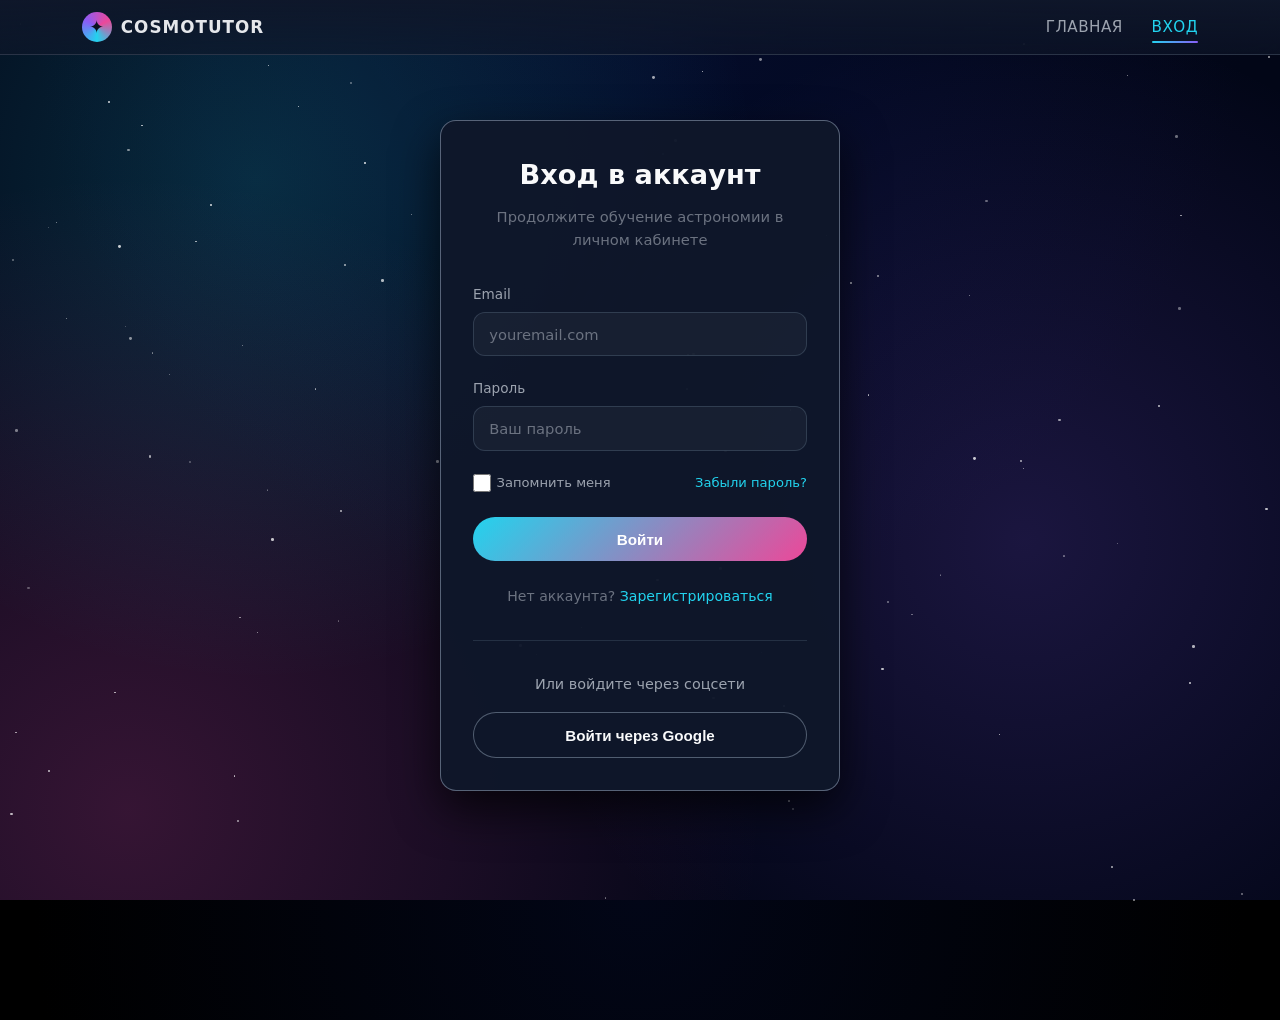
<file: login.html>
<!DOCTYPE html>
<html lang="ru">
<head>
    <meta charset="UTF-8">
    <meta name="viewport" content="width=device-width, initial-scale=1.0">
    <title>Вход в личный кабинет CosmoTutor — онлайн-уроки астрономии</title>
    <link rel="stylesheet" href="styles.css">
</head>
<body class="page-login">
    <nav class="navbar">
        <div class="container">
            <div class="nav-wrapper">
                <div class="logo">
                    <span class="logo-icon">✦</span>
                    <span class="logo-text">CosmoTutor</span>
                </div>
                <ul class="nav-menu">
                    <li><a href="index.html" class="nav-link">Главная</a></li>
                    <li><a href="login.html" class="nav-link active">Вход</a></li>
                    
                </ul>
                <div class="hamburger">
                    <span></span>
                    <span></span>
                    <span></span>
                    <span></span>
                </div>
            </div>
        </div>
    </nav>

    <div class="stars-container"></div>

    <div class="form-container">
        <h2>Вход в аккаунт</h2>
        <p class="form-subtitle">Продолжите обучение астрономии в личном кабинете</p>

        <form id="loginForm">
            <div class="form-group">
                <label for="email">Email</label>
                <input type="email" id="email" placeholder="youremail.com" required>
            </div>

            <div class="form-group">
                <label for="password">Пароль</label>
                <input type="password" id="password" placeholder="Ваш пароль" required>
            </div>

            <div class="form-row-inline login-options">
                <label class="checkbox checkbox-remember">
                    <input type="checkbox">
                    <span>Запомнить меня</span>
                </label>
                <a href="#" class="link-forgot">Забыли пароль?</a>
            </div>

            <button type="submit" class="btn btn-primary btn-full">Войти</button>

            <div class="form-link">
                Нет аккаунта? <a href="register.html">Зарегистрироваться</a>
            </div>
        </form>

        <div class="form-social-section">
            <p class="form-social-text">Или войдите через соцсети</p>
            <button type="button" class="btn btn-secondary btn-full social-btn">Войти через Google</button>
        </div>
    </div>

    <script src="script.js"></script>
</body>
</html>
</file>
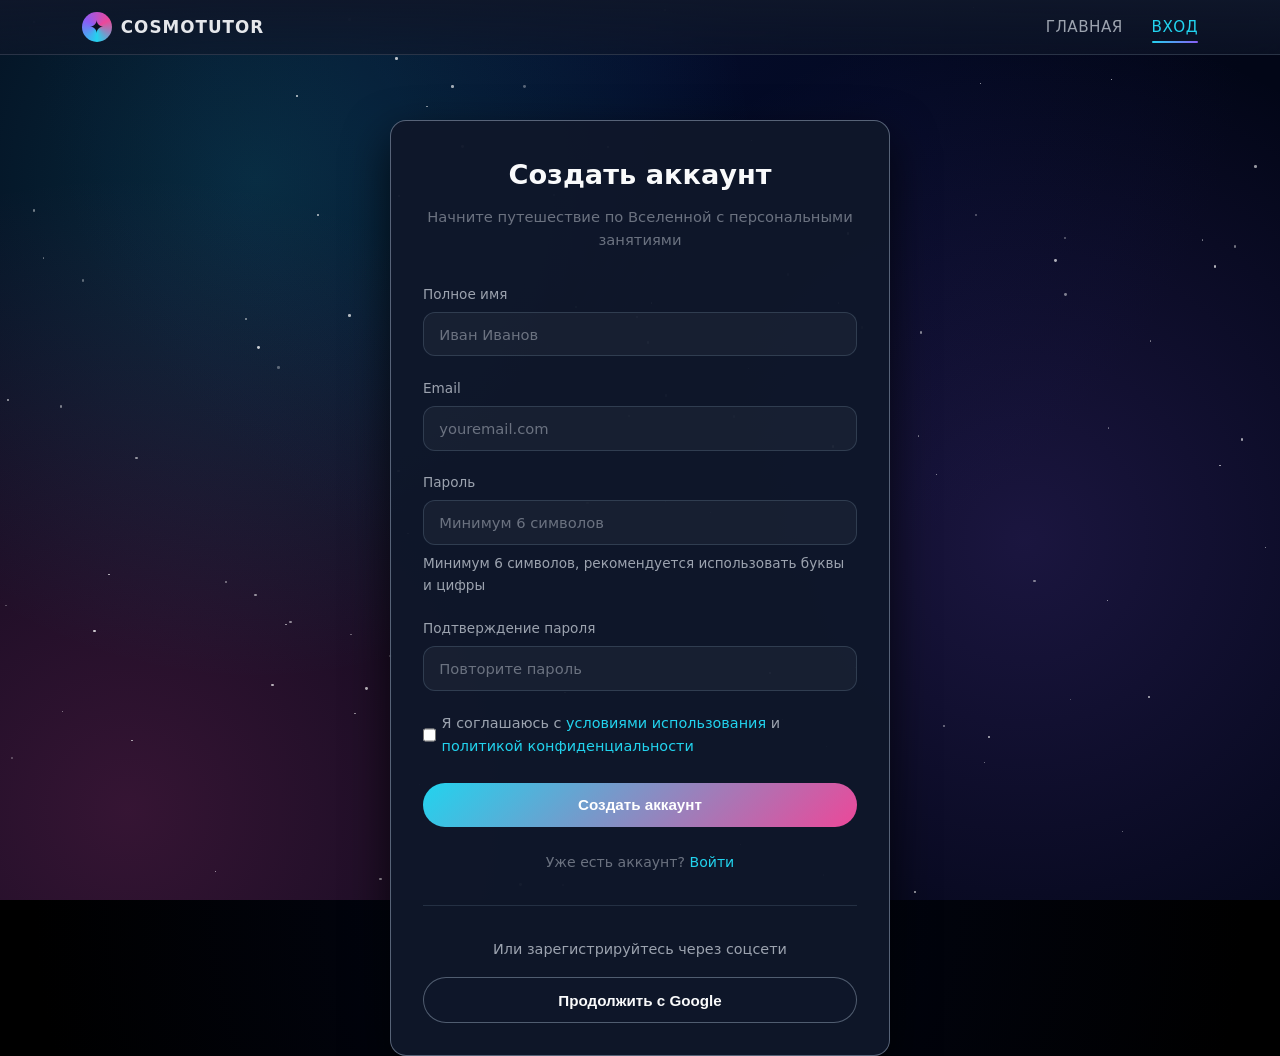
<file: register.html>
<!DOCTYPE html>
<html lang="ru">
<head>
    <meta charset="UTF-8">
    <meta name="viewport" content="width=device-width, initial-scale=1.0">
    <title>1</title>
    <link rel="stylesheet" href="styles.css">
</head>
<body class="page-register">
    <nav class="navbar">
        <div class="container">
            <div class="nav-wrapper">
                <div class="logo">
                    <span class="logo-icon">✦</span>
                    <span class="logo-text">CosmoTutor</span>
                </div>
                <ul class="nav-menu">
                    <li><a href="index.html" class="nav-link">Главная</a></li>
                    <li><a href="login.html" class="nav-link">Вход</a></li>
                    
                </ul>
                <div class="hamburger">
                    <span></span>
                    <span></span>
                    <span></span>
                    <span></span>
                </div>
            </div>
        </div>
    </nav>

    <div class="stars-container"></div>

    <div class="form-container form-container-wide">
        <h2>Создать аккаунт</h2>
        <p class="form-subtitle">Начните путешествие по Вселенной с персональными занятиями</p>

        <form id="registerForm">
            <div class="form-group">
                <label for="fullname">Полное имя</label>
                <input type="text" id="fullname" placeholder="Иван Иванов" required>
            </div>

            <div class="form-group">
                <label for="reg-email">Email</label>
                <input type="email" id="reg-email" placeholder="youremail.com" required>
            </div>

            <div class="form-group">
                <label for="reg-password">Пароль</label>
                <input type="password" id="reg-password" placeholder="Минимум 6 символов" required>
                <small class="password-hint">Минимум 6 символов, рекомендуется использовать буквы и цифры</small>
            </div>

            <div class="form-group">
                <label for="confirm-password">Подтверждение пароля</label>
                <input type="password" id="confirm-password" placeholder="Повторите пароль" required>
            </div>

            <div class="form-row-inline terms-row">
                <label class="checkbox checkbox-terms">
                    <input type="checkbox" required>
                    <span class="terms-text">
                        Я соглашаюсь с
                        <a href="#" class="terms-link">условиями использования</a> и
                        <a href="#" class="terms-link">политикой конфиденциальности</a>
                    </span>
                </label>
            </div>

            <button type="submit" class="btn btn-primary btn-full">Создать аккаунт</button>

            <div class="form-link">
                Уже есть аккаунт? <a href="login.html">Войти</a>
            </div>
        </form>

        <div class="form-social-section">
            <p class="form-social-text">Или зарегистрируйтесь через соцсети</p>
            <button type="button" class="btn btn-secondary btn-full social-btn">Продолжить с Google</button>
        </div>
    </div>

    <script src="script.js"></script>
</body>
</html>
</file>
<file: styles.css>
:root {
    --bg-main: #050510;
    --text-main: #f9fafb;
    --text-muted: #9ca3af;
    --accent: #22d3ee;
}

*, *::before, *::after {
    margin: 0;
    padding: 0;
    box-sizing: border-box;
}

html, body {
    height: 100%;
}

body {
    font-family: system-ui, -apple-system, BlinkMacSystemFont, "Segoe UI", sans-serif;
    background: radial-gradient(circle at top, #0b1120 0, #020617 45%, #000 100%);
    color: var(--text-main);
    line-height: 1.6;
    overflow-x: hidden;
    position: relative;
}

.container {
    max-width: 1180px;
    margin: 0 auto;
    padding: 0 1.5rem;
}
.stars-container {
    position: fixed;
    inset: 0;
    pointer-events: none;
    z-index: -1;
    background:
        radial-gradient(circle at 20% 20%, rgba(34, 211, 238, 0.18) 0, transparent 40%),
        radial-gradient(circle at 80% 60%, rgba(139, 92, 246, 0.18) 0, transparent 45%),
        radial-gradient(circle at 10% 90%, rgba(236, 72, 153, 0.22) 0, transparent 45%),
        #020617;
    mix-blend-mode: screen;
}

.navbar {
    position: fixed;
    inset-inline: 0;
    top: 0;
    z-index: 40;
    background: linear-gradient(to bottom, rgba(15, 23, 42, 0.96), rgba(15, 23, 42, 0.6));
    backdrop-filter: blur(16px);
    border-bottom: 1px solid rgba(148, 163, 184, 0.2);
}

.nav-wrapper {
    display: flex;
    align-items: center;
    justify-content: space-between;
    padding-block: 0.75rem;
}

.logo {
    display: flex;
    align-items: center;
    gap: 0.55rem;
    font-weight: 700;
    letter-spacing: 0.06em;
    text-transform: uppercase;
    font-size: 1.05rem;
}

.logo-icon {
    width: 30px;
    height: 30px;
    border-radius: 999px;
    background: conic-gradient(from 180deg, #22d3ee, #8b5cf6, #ec4899, #22d3ee);
    display: flex;
    align-items: center;
    justify-content: center;
    color: #0b1120;
    font-size: 1.1rem;
    
}

.logo-text {
    color: #e5e7eb;
}

.nav-menu {
    list-style: none;
    display: flex;
    gap: 1.8rem;
    align-items: center;
}

.nav-link {
    position: relative;
    color: #9ca3af;
    text-decoration: none;
    font-size: 0.95rem;
    letter-spacing: 0.03em;
    text-transform: uppercase;
    transition: color 0.25s ease;
}

.nav-link::after {
    content: "";
    position: absolute;
    left: 0;
    bottom: -0.45rem;
    width: 0;
    height: 2px;
    border-radius: 999px;
    background: linear-gradient(135deg, #22d3ee, #8b5cf6);
    transition: width 0.25s ease;
}

.nav-link:hover {
    color: var(--text-main);
}

.nav-link:hover::after,
.nav-link.active::after {
    width: 100%;
}

.nav-link.active {
    color: var(--accent);
}

.hamburger {
    display: none;
    flex-direction: column;
    width: 30px;
    height: 21px;
    background: transparent;
    border: none;
    cursor: pointer;
    padding: 0;
    position: relative;
    z-index: 100;
}

.hamburger span {
    display: block;
    height: 3px;
    width: 100%;
    background: var(--text-main);
    border-radius: 3px;
    transition: all 0.3s ease;
    position: relative;
}

.hamburger span:nth-child(1) { top: 0; }
.hamburger span:nth-child(2) { top: 6px; }
.hamburger span:nth-child(3) { top: 12px; }
.hamburger span:nth-child(4) { top: 18px; }

.hamburger.active span:nth-child(1),
.hamburger.active span:nth-child(4) {
    opacity: 0;
}

.hamburger.active span:nth-child(2) {
    transform: rotate(45deg);
    top: 9px;
}

.hamburger.active span:nth-child(3) {
    transform: rotate(-45deg);
    top: 9px;
}

.btn {
    display: inline-flex;
    align-items: center;
    justify-content: center;
    padding: 0.85rem 1.6rem;
    border-radius: 999px;
    border: none;
    text-decoration: none;
    font-weight: 600;
    font-size: 0.95rem;
    cursor: pointer;
    transition:
        transform 0.2s ease,
        box-shadow 0.25s ease,
        background 0.25s ease,
        color 0.25s ease;
    position: relative;
    overflow: hidden;
}

.btn-primary {
    background-image: linear-gradient(135deg, #22d3ee, #ec4899);
    color: #ffffff;
    
}

.btn-primary:hover {
    transform: translateY(-1px);
    
}

.btn-secondary {
    background: rgba(15, 23, 42, 0.9);
    border: 1px solid rgba(148, 163, 184, 0.5);
    color: var(--text-main);
}

.btn-secondary:hover {
    background: rgba(15, 23, 42, 1);
    border-color: var(--accent);
    box-shadow: 0 18px 45px rgba(15, 23, 42, 0.7);
    transform: translateY(-1px);
}

.btn-full {
    width: 100%;
}

.btn-large {
    padding: 1.2rem 2rem;
    font-size: 1.1rem;
}

.btn-small {
    padding: 0.5rem 1rem;
    font-size: 0.85rem;
}

.hero {
    min-height: 100vh;
    display: flex;
    align-items: center;
    padding-top: 5.5rem;
    padding-bottom: 4rem;
}

.hero-content {
    display: grid;
    grid-template-columns: 1fr;
    gap: 3.5rem;
    align-items: center;
}

.hero-kicker {
    font-size: 0.8rem;
    text-transform: uppercase;
    letter-spacing: 0.2em;
    color: var(--accent);
    margin-bottom: 0.9rem;
}

.hero-title {
    font-size: 2.5rem;
    font-weight: 700;
    line-height: 1.2;
    margin-bottom: 1.3rem;
}

.gradient-text {
    background-image: linear-gradient(135deg, #22d3ee, #8b5cf6);
    -webkit-background-clip: text;
    background-clip: text;
    -webkit-text-fill-color: transparent;
}

.hero-subtitle {
    font-size: 1rem;
    color: #6b7280;
    max-width: 100%;
    margin-bottom: 1.9rem;
}

.hero-buttons {
    display: flex;
    gap: 1rem;
    flex-wrap: wrap;
}

.hero-visual {
    position: relative;
    height: 280px;
    border-radius: 20px;
    background:
        radial-gradient(circle at 0 0, rgba(34, 211, 238, 0.3), transparent 55%),
        radial-gradient(circle at 100% 100%, rgba(139, 92, 246, 0.36), transparent 55%),
        rgba(15, 23, 42, 0.98);
    overflow: hidden;
    border: 1px solid rgba(148, 163, 184, 0.35);
    box-shadow: 0 18px 45px rgba(0, 0, 0, 0.7);
    order: -1;
}




section {
    padding: 3rem 0;
}

.section-title {
    font-size: 1.7rem;
    font-weight: 700;
    text-align: center;
    margin-bottom: 2.4rem;
}

.section-title span {
    background-image: linear-gradient(135deg, #22d3ee, #8b5cf6);
    -webkit-background-clip: text;
    background-clip: text;
    -webkit-text-fill-color: transparent;
}


.courses-grid {
    display: grid;
    grid-template-columns: 1fr;
    gap: 1.8rem;
}

.course-card {
    position: relative;
    background: linear-gradient(145deg, rgba(15, 23, 42, 0.98), rgba(2, 6, 23, 0.98));
    border-radius: 18px;
    padding: 1.6rem 1.6rem 1.7rem;
    border: 1px solid rgba(31, 41, 55, 0.98);
    box-shadow: 0 18px 45px rgba(0, 0, 0, 0.65);
    overflow: hidden;
    transition:
        transform 0.25s ease,
        box-shadow 0.25s ease,
        border-color 0.25s ease;
}

.course-card:hover {
    transform: translateY(-4px);
    box-shadow: 0 24px 60px rgba(15, 23, 42, 0.95);
}

.card-glow {
    position: absolute;
    inset: -40%;
    background:
        radial-gradient(circle at 0 0, rgba(34, 211, 238, 0.12), transparent 55%),
        radial-gradient(circle at 100% 100%, rgba(236, 72, 153, 0.14), transparent 55%);
    opacity: 0.2;
    pointer-events: none;
}

.course-icon {
    font-size: 2.3rem;
    margin-bottom: 1rem;
    position: relative;
    z-index: 1;
}

.course-card h3 {
    font-size: 1.1rem;
    margin-bottom: 0.6rem;
    position: relative;
    z-index: 1;
}

.course-card p {
    font-size: 0.9rem;
    color: #6b7280;
    margin-bottom: 1rem;
    position: relative;
    z-index: 1;
}

.course-list {
    list-style: none;
    margin-bottom: 1.4rem;
    font-size: 0.9rem;
    color: #9ca3af;
    position: relative;
    z-index: 1;
}

.course-list li + li {
    margin-top: 0.3rem;
}

.featured {
    border-color: var(--accent);
}

.featured-badge {
    position: absolute;
    top: 1.3rem;
    right: 1.5rem;
    z-index: 2;
    background: rgba(8, 47, 73, 0.95);
    border-radius: 999px;
    padding: 0.35rem 0.8rem;
    font-size: 0.75rem;
    text-transform: uppercase;
    letter-spacing: 0.12em;
    color: #e0f2fe;
}

.features {
    padding-top: 1rem;
}

.features-grid {
    display: grid;
    grid-template-columns: 1fr;
    gap: 1.7rem;
}

.feature-box {
    text-align: left;
    background: rgba(15, 23, 42, 0.92);
    border-radius: 12px;
    border: 1px solid rgba(31, 41, 55, 0.95);
    padding: 1.4rem 1.5rem;
    transition:
        transform 0.2s ease,
        border-color 0.2s ease,
        box-shadow 0.2s ease;
}

.feature-box:hover {
    transform: translateY(-3px);
    
    box-shadow: 0 18px 45px rgba(15, 23, 42, 0.9);
}

.feature-icon {
    font-size: 1.9rem;
    margin-bottom: 0.8rem;
}

.hero-text-with-photo {
    display: grid;
    grid-template-columns: 1fr;
    gap: 2rem;
    align-items: center;
}

.techer-photo {
    position: relative;
    width: 100%;
    max-width: 300px;
    height: 300px;
    margin: 0 auto;
}

.photo-image {
    width: 100%;
    height: 100%;
    object-fit: cover;
    border-radius: 20px;
    position: relative;
    z-index: 2;
    border: 2px solid rgba(34, 211, 238, 0.3);
    box-shadow: 0 20px 40px rgba(0, 0, 0, 0.5);
}

.photo-frame {
    position: absolute;
    top: -10px;
    left: -10px;
    right: -10px;
    bottom: -10px;
    border: 2px solid transparent;
    border-radius: 25px;
    background: linear-gradient(135deg, #22d3ee, #8b5cf6, #ec4899);
    z-index: 1;
    opacity: 0;
}

.page-login,
.page-register {
    background: radial-gradient(circle at top, #020617 0, #000 55%);
}

.form-container {
    max-width: 400px;
    margin: 120px auto 2rem;
    background: rgba(15, 23, 42, 0.96);
    border-radius: 16px;
    border: 1px solid rgba(148, 163, 184, 0.55);
    padding: 2rem;
    position: relative;
    box-shadow: 0 18px 45px rgba(0, 0, 0, 0.7);
}

.form-container-wide {
    max-width: 500px;
}

.form-container h2 {
    text-align: center;
    margin-bottom: 0.5rem;
    font-size: 1.7rem;
}

.form-subtitle {
    text-align: center;
    font-size: 0.92rem;
    color: #6b7280;
    margin-bottom: 2rem;
}

.form-group {
    margin-bottom: 1.35rem;
}

.form-group label {
    display: block;
    margin-bottom: 0.4rem;
    font-size: 0.85rem;
    color: #9ca3af;
}

.form-group input,
.form-group select,
.form-group textarea {
    width: 100%;
    padding: 0.8rem 0.95rem;
    border-radius: 12px;
    border: 1px solid rgba(51, 65, 85, 0.9);
    background-color: rgba(255, 255, 255, 0.04);
    color: var(--text-main);
    font-size: 0.92rem;
    transition:
        border-color 0.25s ease,
        box-shadow 0.25s ease,
        background 0.25s ease;
    font-family: inherit;
}

.form-group input::placeholder,
.form-group textarea::placeholder {
    color: #6b7280;
}

.form-group input:focus,
.form-group select:focus,
.form-group textarea:focus {
    outline: none;
    box-shadow: 0 0 0 1px rgba(34, 211, 238, 0.65);
    background: rgba(15, 23, 42, 0.9);
}

.form-group textarea {
    resize: vertical;
    min-height: 120px;
}

.password-hint {
    color: var(--text-muted);
    font-size: 0.85rem;
    display: block;
    margin-top: 0.5rem;
}

.form-row-inline {
    display: flex;
    align-items: center;
    justify-content: space-between;
    gap: 0.6rem;
    margin-bottom: 1.3rem;
    font-size: 0.82rem;
    color: #9ca3af;
    flex-wrap: wrap;
}

.checkbox {
    display: inline-flex;
    align-items: center;
    gap: 0.35rem;
}

.checkbox input {
    width: 18px;
    height: 18px;
    accent-color: var(--accent);
    cursor: pointer;
}

.checkbox span {
    margin: 0;
}

.link-forgot {
    color: var(--accent);
    text-decoration: none;
}

.link-forgot:hover {
    text-decoration: underline;
}

.login-options {
    margin-bottom: 1.5rem;
    position: relative;
    z-index: 1;
}

.terms-row {
    margin-bottom: 1.5rem;
    position: relative;
    z-index: 1;
    font-size: 0.9rem;
}

.terms-text {
    font-size: 0.9rem;
}

.terms-link {
    color: var(--accent);
    text-decoration: none;
}

.terms-link:hover {
    text-decoration: underline;
}

.form-social-section {
    text-align: center;
    margin-top: 2rem;
    padding-top: 2rem;
    border-top: 1px solid var(--border-color, rgba(51, 65, 85, 0.6));
    position: relative;
    z-index: 1;
}

.form-social-text {
    color: var(--text-muted);
    font-size: 0.9rem;
    margin-bottom: 1rem;
}

.social-btn {
    border-radius: 999px;
}

.form-link {
    margin-top: 1.5rem;
    text-align: center;
    font-size: 0.88rem;
    color: #6b7280;
}

.form-link a {
    color: var(--accent);
    text-decoration: none;
    font-weight: 500;
}

.form-link a:hover {
    text-decoration: underline;
}

.page-404 {
    background: radial-gradient(circle at top, #020617 0, #000 70%);
}

.error-page {
    min-height: 100vh;
    padding-top: 5rem;
    padding-bottom: 3rem;
    display: flex;
    align-items: center;
    justify-content: center;
    text-align: center;
}

.error-content {
    max-width: 540px;
    padding: 2.2rem 2rem;
    background: rgba(15, 23, 42, 0.96);
    border-radius: 22px;
    border: 1px solid rgba(148, 163, 184, 0.55);
    box-shadow: 0 18px 45px rgba(0, 0, 0, 0.7);
}

.error-icon-wrapper {
    font-size: 4rem;
    margin-bottom: 1rem;
    animation: float 4s ease-in-out infinite;
}

.error-icon-symbol {
    display: inline-block;
}

.error-code {
    font-size: 3.5rem;
    font-weight: 800;
    margin-bottom: 0.4rem;
    background-image: linear-gradient(135deg, #22d3ee, #ec4899);
    -webkit-background-clip: text;
    background-clip: text;
    -webkit-text-fill-color: transparent;
}

.error-title {
    font-size: 1.4rem;
    margin-bottom: 0.8rem;
}

.error-description {
    color: #9ca3af;
    font-size: 0.95rem;
    margin-bottom: 1.6rem;
}

.error-actions {
    display: flex;
    gap: 1rem;
    justify-content: center;
    flex-wrap: wrap;
}

.error-support {
    margin-top: 4rem;
    text-align: center;
    color: var(--text-muted);
    font-size: 0.9rem;
}

.error-support a {
    color: var(--accent);
    text-decoration: none;
}

.error-support a:hover {
    text-decoration: underline;
}

.error-decor {
    position: fixed;
    opacity: 0.1;
    pointer-events: none;
    display: none;
}

.error-decor-top {
    top: 20%;
    right: 5%;
    font-size: 150px;
}

.error-decor-bottom {
    bottom: 10%;
    left: 5%;
    font-size: 120px;
}


.footer-content {
    display: grid;
    grid-template-columns: 1fr;
    gap: 2rem;
    margin-bottom: 2rem;
    padding-bottom: 2rem;
    border-bottom: 1px solid rgba(31, 41, 55, 0.9);
}

.footer-section {
    display: flex;
    flex-direction: column;
    gap: 1.5rem;
}

.footer-logo {
    display: flex;
    align-items: center;
    gap: 0.55rem;
    font-weight: 700;
    letter-spacing: 0.06em;
    text-transform: uppercase;
    font-size: 1.05rem;
}

.footer-description {
    color: #9ca3af;
    font-size: 0.9rem;
    line-height: 1.6;
}

.footer-title {
    color: var(--text-main);
    font-size: 1.1rem;
    font-weight: 600;
    margin-bottom: 0.5rem;
}

.social-links {
    display: flex;
    gap: 1rem;
}

.social-link {
    display: flex;
    align-items: center;
    justify-content: center;
    width: 44px;
    height: 44px;
    background: rgba(15, 23, 42, 0.9);
    border: 1px solid rgba(51, 65, 85, 0.9);
    border-radius: 12px;
    transition: all 0.3s ease;
    text-decoration: none;
}

.social-link:hover {
    background: rgba(34, 211, 238, 0.1);
    transform: translateY(-2px);
    box-shadow: 0 8px 25px rgba(34, 211, 238, 0.2);
}

.social-icon {
    font-size: 20px;
    color: #9ca3af !important;
    transition: all 0.3s ease;
}

.social-link:hover .social-icon {
    color: var(--accent) !important;
}

.fa-vk, .fa-telegram, .fa-youtube {
    background: none !important;
    -webkit-background-clip: initial !important;
    background-clip: initial !important;
    -webkit-text-fill-color: initial !important;
}

.footer-contacts {
    display: flex;
    flex-direction: column;
    gap: 0.8rem;
}

.contact-item {
    display: flex;
    align-items: center;
    gap: 0.8rem;
    color: #9ca3af;
    font-size: 0.9rem;
}

.contact-icon {
    font-size: 16px;
    color: #9ca3af;
    width: 18px;
    text-align: center;
}

.footer-links {
    list-style: none;
    display: flex;
    flex-direction: column;
    gap: 0.8rem;
}

.footer-link {
    color: #9ca3af;
    text-decoration: none;
    font-size: 0.9rem;
    transition: color 0.3s ease;
}

.footer-link:hover {
    color: var(--accent);
}

.footer-bottom {
    text-align: center;
    padding-bottom: 2rem;
}

.footer-bottom p {
    color: #6b7280;
    font-size: 0.86rem;
    margin-bottom: 0.5rem;
}


.page-reviews {
    background: radial-gradient(circle at top, #020617 0, #000 55%);
}

.reviews-hero {
    padding: 120px 0 60px;
    text-align: center;
    background: linear-gradient(135deg, rgba(15, 23, 42, 0.9), rgba(2, 6, 23, 0.9));
}

.reviews-hero .hero-content h1 {
    font-size: 2.5rem;
    margin-bottom: 1rem;
    background-image: linear-gradient(135deg, #22d3ee, #8b5cf6);
    -webkit-background-clip: text;
    background-clip: text;
    -webkit-text-fill-color: transparent;
}

.reviews-hero .hero-content p {
    font-size: 1.1rem;
    color: #9ca3af;
    max-width: 600px;
    margin: 0 auto;
}

.reviews-section {
    padding: 40px 0 80px;
}

.reviews-stats {
    display: flex;
    justify-content: center;
    gap: 2rem;
    margin-bottom: 3rem;
    padding: 1.5rem;
    background: rgba(15, 23, 42, 0.7);
    border-radius: 20px;
    border: 1px solid rgba(31, 41, 55, 0.9);
    flex-wrap: wrap;
}

.stat-item {
    text-align: center;
}

.stat-number {
    font-size: 2rem;
    font-weight: 700;
    color: var(--accent);
    margin-bottom: 0.5rem;
}

.stat-rating {
    font-size: 1rem;
    color: #fbbf24;
    margin-bottom: 0.5rem;
}

.stat-label {
    color: #9ca3af;
    font-size: 0.9rem;
}

.reviews-filters {
    display: flex;
    gap: 1rem;
    margin-bottom: 2rem;
    flex-wrap: wrap;
    align-items: end;
}

.filter-group {
    display: flex;
    flex-direction: column;
    gap: 0.5rem;
    flex: 1;
    min-width: 150px;
}

.filter-group label {
    font-size: 0.9rem;
    color: #9ca3af;
    font-weight: 500;
}

.filter-select {
    padding: 0.8rem 1rem;
    border-radius: 12px;
    border: 1px solid rgba(51, 65, 85, 0.9);
    background-color: rgba(15, 23, 42, 0.9);
    color: var(--text-main);
    font-size: 0.95rem;
    width: 100%;
    transition: all 0.25s ease;
}

.filter-select:focus {
    outline: none;
    box-shadow: 0 0 0 2px rgba(34, 211, 238, 0.2);
}

.reviews-grid {
    display: grid;
    grid-template-columns: 1fr;
    gap: 1.5rem;
    margin-bottom: 2rem;
}

.review-card {
    background: linear-gradient(145deg, rgba(15, 23, 42, 0.98), rgba(2, 6, 23, 0.98));
    border-radius: 18px;
    padding: 1.5rem;
    border: 1px solid rgba(31, 41, 55, 0.98);
    box-shadow: 0 18px 45px rgba(0, 0, 0, 0.65);
    transition: all 0.3s ease;
    position: relative;
    overflow: hidden;
}

.review-card:hover {
    transform: translateY(-5px);
    box-shadow: 0 24px 60px rgba(15, 23, 42, 0.95);
}

.review-card::before {
    content: '';
    position: absolute;
    inset: 0;
    background: linear-gradient(135deg, rgba(34, 211, 238, 0.05), rgba(139, 92, 246, 0.05));
    opacity: 0;
    transition: opacity 0.3s ease;
}

.review-card:hover::before {
    opacity: 1;
}

.review-header {
    display: flex;
    justify-content: space-between;
    align-items: flex-start;
    margin-bottom: 1.2rem;
    flex-wrap: wrap;
    gap: 1rem;
}

.reviewer-info {
    display: flex;
    align-items: center;
    gap: 1rem;
}

.reviewer-avatar {
    width: 50px;
    height: 50px;
    border-radius: 50%;
    background: linear-gradient(135deg, #22d3ee, #8b5cf6);
    display: flex;
    align-items: center;
    justify-content: center;
    color: #0b1120;
    font-size: 1.2rem;
}

.reviewer-details h3 {
    font-size: 1.1rem;
    margin-bottom: 0.3rem;
}

.review-course {
    font-size: 0.85rem;
    color: var(--accent);
}

.review-rating {
    color: #fbbf24;
    font-size: 0.9rem;
}

.review-content {
    margin-bottom: 1.2rem;
    line-height: 1.6;
    color: #d1d5db;
}

.review-date {
    font-size: 0.85rem;
    color: #6b7280;
    text-align: right;
}

.reviews-pagination {
    text-align: center;
    margin-bottom: 3rem;
}

.add-review-section {
    margin-top: 3rem;
}

.rating-input {
    display: flex;
    gap: 0.5rem;
    margin-top: 0.5rem;
    justify-content: center;
}

.rating-star {
    font-size: 1.5rem;
    color: #6b7280;
    cursor: pointer;
    transition: color 0.2s ease;
}

.rating-star.active,
.rating-star:hover {
    color: #fbbf24;
}

.review-card.hidden {
    display: none;
}


@keyframes float {
    0%, 100% {
        transform: translateY(0);
    }
    50% {
        transform: translateY(-16px);
    }
}

@keyframes float-1 {
    0%, 100% {
        transform: translate(0, 0);
    }
    50% {
        transform: translate(-8px, -18px);
    }
}

@keyframes float-2 {
    0%, 100% {
        transform: translate(0, 0) scale(1);
    }
    25% {
        transform: translate(10px, -10px) scale(1.05);
    }
    50% {
        transform: translate(-6px, -16px) scale(0.98);
    }
    75% {
        transform: translate(-12px, 4px) scale(1.03);
    }
}

@keyframes float-3 {
    0%, 100% {
        transform: translate(0, 0) rotate(0deg);
    }
    50% {
        transform: translate(6px, -14px) rotate(6deg);
    }
}


@media (min-width: 768px) {
    .container {
        padding: 0 2rem;
    }

    .hero-title {
        font-size: 3rem;
    }

    .hero-content {
        grid-template-columns: 1.2fr 1fr;
    }

    .hero-visual {
        order: 2;
        height: 340px;
    }

    .courses-grid {
        grid-template-columns: repeat(2, 1fr);
    }

    .features-grid {
        grid-template-columns: repeat(2, 1fr);
    }

    .hero-text-with-photo {
        grid-template-columns: 1fr auto;
    }

    .techer-photo {
        margin-left: 30px;
    }

    .footer-content {
        grid-template-columns: 2fr 1fr 1fr;
    }

    .reviews-grid {
        grid-template-columns: repeat(2, 1fr);
    }

    .reviews-stats {
        gap: 3rem;
    }

    .stat-number {
        font-size: 2.2rem;
    }

    .error-code {
        font-size: 4rem;
    }

    .error-title {
        font-size: 1.6rem;
    }

    .error-decor {
        display: block;
    }
}


@media (min-width: 1024px) {
    .courses-grid {
        grid-template-columns: repeat(3, 1fr);
    }

    .features-grid {
        grid-template-columns: repeat(4, 1fr);
    }

    .footer-content {
        grid-template-columns: 2fr 1fr 1fr 1fr;
    }

    .reviews-grid {
        grid-template-columns: repeat(auto-fill, minmax(350px, 1fr));
    }

    .reviews-filters {
        gap: 2rem;
    }

    .filter-group {
        flex: initial;
        min-width: 200px;
    }

    .hero-title {
        font-size: 3.2rem;
    }
}


@media (max-width: 767px) {
    .hamburger {
        display: flex;
    }

    .nav-menu {
        position: fixed;
        top: 0;
        right: -100%;
        width: 80%;
        max-width: 300px;
        height: 100vh;
        background: rgba(15, 23, 42, 0.98);
        backdrop-filter: blur(20px);
        flex-direction: column;
        justify-content: flex-start;
        align-items: flex-start;
        padding: 5rem 2rem 2rem;
        transition: right 0.3s ease;
        z-index: 99;
        border-left: 1px solid rgba(148, 163, 184, 0.2);
    }

    .nav-menu.open {
        right: 0;
    }

    .nav-menu li {
        width: 100%;
    }

    .nav-link {
        display: block;
        padding: 1rem 0;
        font-size: 1.1rem;
        width: 100%;
    }

    .nav-user {
        margin-top: 2rem;
        width: 100%;
    }

    .user-menu {
        width: 100%;
        justify-content: flex-start;
    }

    .hero-buttons {
        justify-content: center;
    }

    .hero-buttons .btn {
        flex: 1;
        min-width: 200px;
        text-align: center;
    }

    .form-container {
        margin: 100px 1rem 2rem;
        padding: 1.5rem;
    }

    .service-layout {
        grid-template-columns: 1fr;
        gap: 2rem;
    }

    .profile-content {
        grid-template-columns: 1fr;
    }

    .content-sidebar {
        position: static;
        margin-bottom: 2rem;
    }

    .tab-header {
        flex-direction: column;
        gap: 1rem;
        align-items: flex-start;
    }

    .view-options,
    .homework-filters {
        align-self: stretch;
        justify-content: center;
    }

    .profile-header {
        flex-direction: column;
        gap: 2rem;
        text-align: center;
    }

    .profile-info {
        flex-direction: column;
        text-align: center;
    }

    .profile-stats {
        justify-content: center;
    }

    .progress-overview {
        flex-direction: column;
        text-align: center;
    }

    .overall-progress {
        flex-direction: column;
    }

    .payment-summary {
        flex-direction: column;
        gap: 1rem;
    }

    .schedule-grid {
        grid-template-columns: 1fr;
    }

    .upcoming-lesson-card {
        flex-direction: column;
        text-align: center;
        gap: 1rem;
    }

    .material-card {
        flex-direction: column;
        text-align: center;
        gap: 1rem;
    }

    .material-actions {
        width: 100%;
    }

    .material-actions .btn {
        width: 100%;
    }

    .homework-card {
        flex-direction: column;
        text-align: center;
        gap: 1rem;
    }

    .homework-status {
        width: 100%;
        height: 8px;
        border-radius: 4px;
    }

    .payment-card {
        flex-direction: column;
        text-align: center;
        gap: 1rem;
    }

    .payment-amount {
        text-align: center;
    }
}


@media (max-width: 480px) {
    .container {
        padding: 0 1rem;
    }

    .hero-title {
        font-size: 2rem;
    }

    .hero-subtitle {
        font-size: 0.9rem;
    }

    .section-title {
        font-size: 1.5rem;
    }

    .btn {
        padding: 0.7rem 1.2rem;
        font-size: 0.9rem;
    }

    .form-container {
        margin: 90px 0.5rem 1rem;
        padding: 1.2rem;
    }

    .reviews-stats {
        padding: 1rem;
        gap: 1.5rem;
    }

    .stat-number {
        font-size: 1.8rem;
    }

    .reviews-filters {
        gap: 0.5rem;
    }

    .filter-group {
        min-width: 100%;
    }

    .courses-grid,
    .features-grid,
    .reviews-grid {
        gap: 1rem;
    }

    .course-card,
    .feature-box,
    .review-card {
        padding: 1.2rem;
    }

    .hero-buttons {
        flex-direction: column;
    }

    .hero-buttons .btn {
        width: 100%;
    }

    .error-content {
        padding: 1.5rem 1rem;
        margin: 0 0.5rem;
    }

    .error-code {
        font-size: 3rem;
    }

    .error-title {
        font-size: 1.2rem;
    }
}


@media (-webkit-min-device-pixel-ratio: 2), (min-resolution: 192dpi) {
    .logo-icon {
        image-rendering: -webkit-optimize-contrast;
        image-rendering: crisp-edges;
    }
}


@media print {
    .navbar,
    .footer,
    .hero-visual,
    .stars-container {
        display: none;
    }

    body {
        background: white;
        color: black;
    }

    .container {
        max-width: none;
    }

    .hero {
        padding-top: 2rem;
        min-height: auto;
    }

    .btn {
        display: none;
    }
}

.booking-badge {
    position: absolute;
    top: -8px;
    right: -8px;
    background: linear-gradient(135deg, #22d3ee, #ec4899);
    color: white;
    border-radius: 50%;
    width: 20px;
    height: 20px;
    font-size: 0.7rem;
    display: flex;
    align-items: center;
    justify-content: center;
    font-weight: 600;
}

.booking-modal {
    position: fixed;
    top: 0;
    left: 0;
    width: 100%;
    height: 100%;
    background: rgba(0, 0, 0, 0.8);
    backdrop-filter: blur(10px);
    display: flex;
    align-items: center;
    justify-content: center;
    z-index: 1000;
    padding: 1rem;
}

.booking-modal-content {
    background: linear-gradient(145deg, rgba(15, 23, 42, 0.98), rgba(2, 6, 23, 0.98));
    border-radius: 20px;
    border: 1px solid rgba(31, 41, 55, 0.98);
    padding: 2rem;
    max-width: 600px;
    width: 100%;
    max-height: 90vh;
    overflow-y: auto;
    position: relative;
}

.booking-header {
    display: flex;
    justify-content: space-between;
    align-items: center;
    margin-bottom: 2rem;
    padding-bottom: 1rem;
    border-bottom: 1px solid rgba(51, 65, 85, 0.9);
}

.booking-header h2 {
    margin: 0;
    background-image: linear-gradient(135deg, #22d3ee, #8b5cf6);
    -webkit-background-clip: text;
    background-clip: text;
    -webkit-text-fill-color: transparent;
}

.close-btn {
    background: none;
    border: none;
    color: #9ca3af;
    font-size: 1.5rem;
    cursor: pointer;
    padding: 0.5rem;
    border-radius: 50%;
    transition: all 0.3s ease;
}

.close-btn:hover {
    background: rgba(239, 68, 68, 0.1);
    color: #ef4444;
}

.booking-course-item {
    display: flex;
    align-items: flex-start;
    gap: 1rem;
    padding: 1.5rem;
    background: rgba(15, 23, 42, 0.8);
    border-radius: 12px;
    border: 1px solid rgba(51, 65, 85, 0.9);
    margin-bottom: 1rem;
    position: relative;
}

.course-info {
    flex: 1;
}

.course-info h4 {
    margin: 0 0 0.5rem 0;
    color: var(--text-main);
}

.course-info p {
    margin: 0 0 1rem 0;
    color: #9ca3af;
    font-size: 0.9rem;
}

.option-selector {
    margin-bottom: 1rem;
}

.option-selector label {
    display: block;
    margin-bottom: 0.5rem;
    color: #9ca3af;
    font-size: 0.9rem;
}

.option-selector select {
    width: 100%;
    padding: 0.5rem;
    border-radius: 8px;
    border: 1px solid rgba(51, 65, 85, 0.9);
    background: rgba(15, 23, 42, 0.9);
    color: var(--text-main);
}

.course-price {
    font-size: 1.2rem;
    font-weight: 700;
    color: var(--accent);
    margin-top: 1rem;
}

.remove-btn {
    background: rgba(239, 68, 68, 0.1);
    border: 1px solid rgba(239, 68, 68, 0.3);
    color: #ef4444;
    width: 36px;
    height: 36px;
    border-radius: 50%;
    display: flex;
    align-items: center;
    justify-content: center;
    cursor: pointer;
    transition: all 0.3s ease;
    flex-shrink: 0;
}

.remove-btn:hover {
    background: rgba(239, 68, 68, 0.2);
    transform: scale(1.1);
}

.booking-total {
    margin: 2rem 0;
    padding: 1.5rem;
    background: rgba(15, 23, 42, 0.8);
    border-radius: 12px;
    border: 1px solid rgba(51, 65, 85, 0.9);
}

.total-line {
    display: flex;
    justify-content: space-between;
    align-items: center;
    font-size: 1.3rem;
    font-weight: 700;
}

.total-amount {
    color: var(--accent);
    font-size: 1.5rem;
}

.booking-actions {
    display: flex;
    gap: 1rem;
    flex-wrap: wrap;
}

.booking-actions .btn {
    flex: 1;
    min-width: 200px;
}


.payment-modal {
    max-width: 500px;
}

.payment-summary {
    margin-bottom: 2rem;
    padding: 1.5rem;
    background: rgba(15, 23, 42, 0.8);
    border-radius: 12px;
    border: 1px solid rgba(51, 65, 85, 0.9);
}

.payment-summary h3 {
    margin: 0 0 1rem 0;
    color: var(--text-main);
}

.payment-courses {
    display: flex;
    flex-direction: column;
    gap: 0.5rem;
}

.payment-course {
    display: flex;
    justify-content: space-between;
    padding: 0.5rem 0;
    border-bottom: 1px solid rgba(51, 65, 85, 0.5);
}

.payment-methods {
    margin-bottom: 2rem;
}

.payment-methods h4 {
    margin-bottom: 1rem;
    color: var(--text-main);
}

.method-options {
    display: flex;
    flex-direction: column;
    gap: 0.8rem;
}

.method-option {
    display: flex;
    align-items: center;
    gap: 0.8rem;
    padding: 1rem;
    background: rgba(15, 23, 42, 0.8);
    border-radius: 8px;
    border: 1px solid rgba(51, 65, 85, 0.9);
    cursor: pointer;
    transition: all 0.3s ease;
}

.method-option:hover {
    border-color: var(--accent);
}

.method-option input[type="radio"] {
    accent-color: var(--accent);
}


@media (max-width: 768px) {
    .booking-modal-content {
        padding: 1.5rem;
        margin: 1rem;
    }
    
    .booking-course-item {
        flex-direction: column;
        gap: 1rem;
    }
    
    .booking-actions {
        flex-direction: column;
    }
    
    .booking-actions .btn {
        min-width: auto;
    }
    
    .nav-menu a[onclick*="showBookingModal"] {
        position: relative;
    }
}

.empty-courses {
    text-align: center;
    padding: 4rem 2rem;
    color: #9ca3af;
    grid-column: 1 / -1;
}

.empty-courses i {
    font-size: 4rem;
    margin-bottom: 1.5rem;
    opacity: 0.5;
}

.empty-courses h3 {
    color: var(--text-main);
    margin-bottom: 1rem;
    font-size: 1.5rem;
}

.empty-courses p {
    margin-bottom: 2rem;
    font-size: 1.1rem;
    line-height: 1.6;
}
</file>
